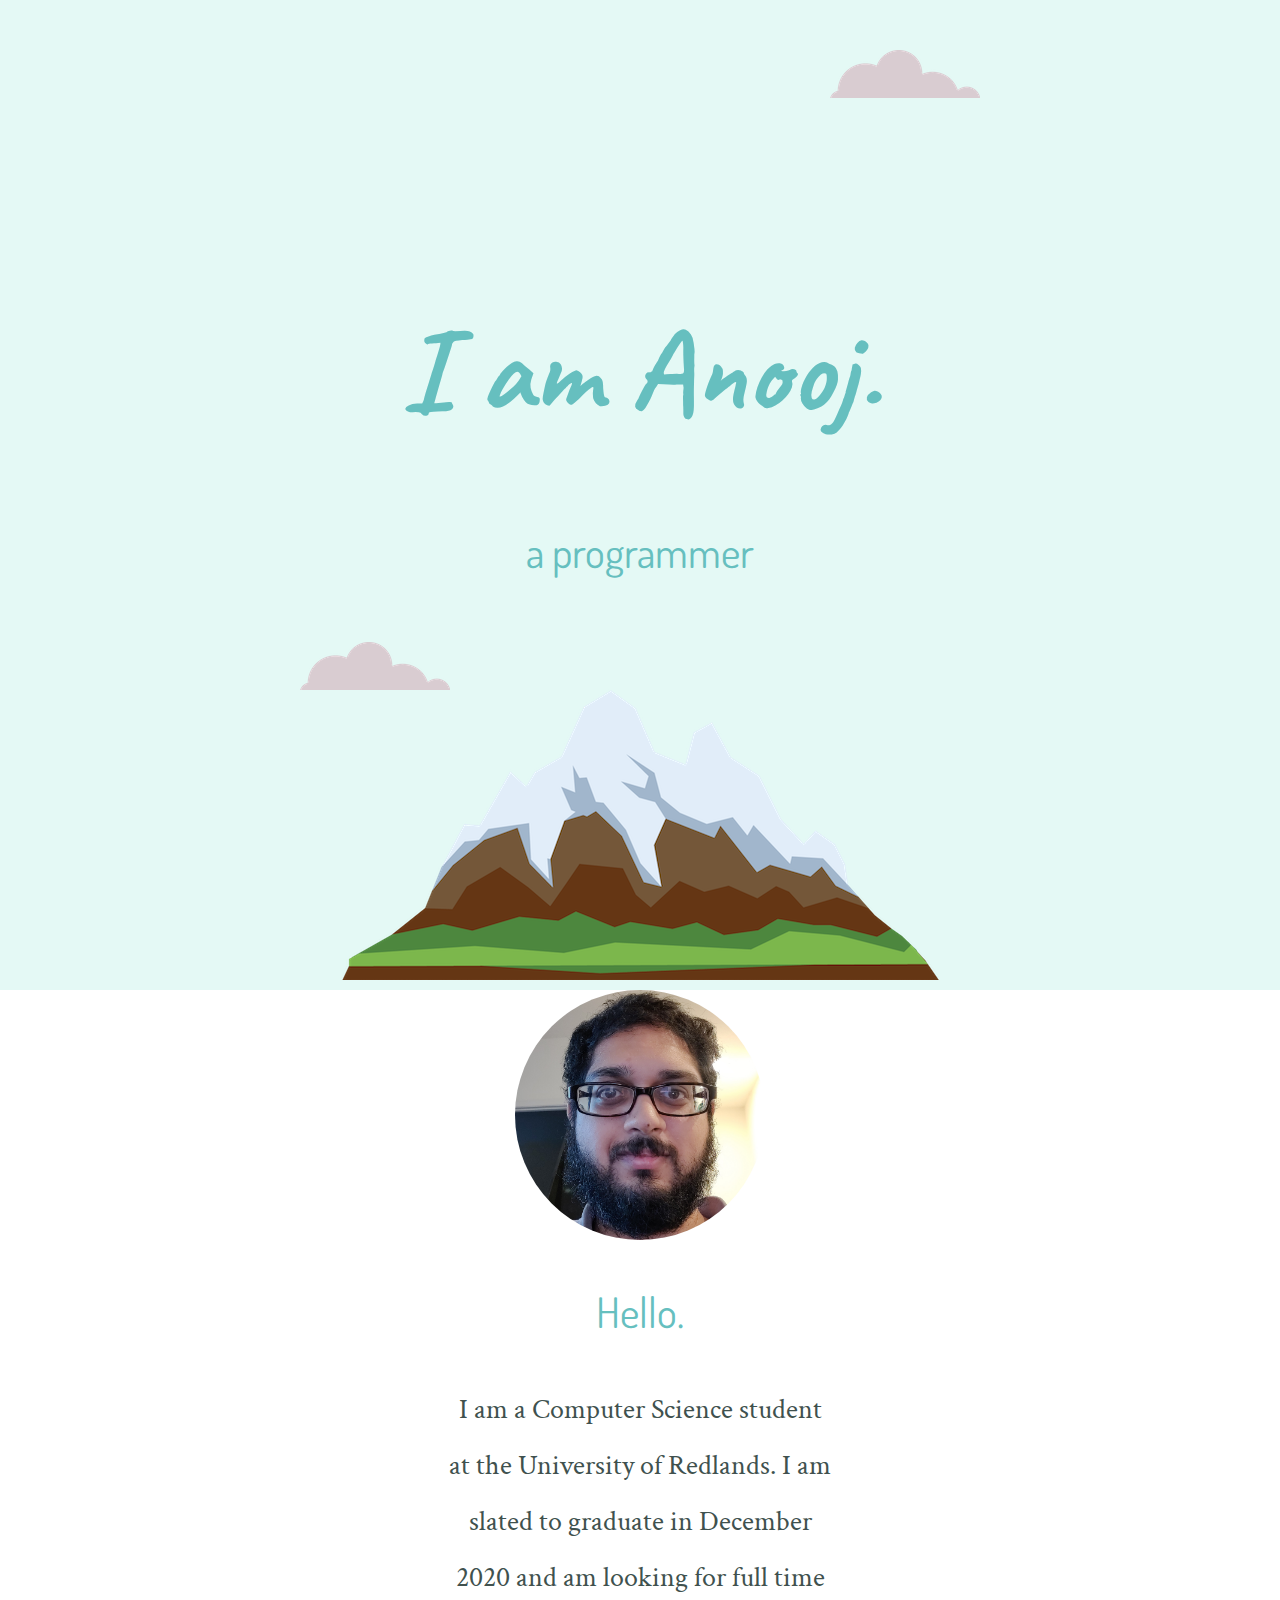
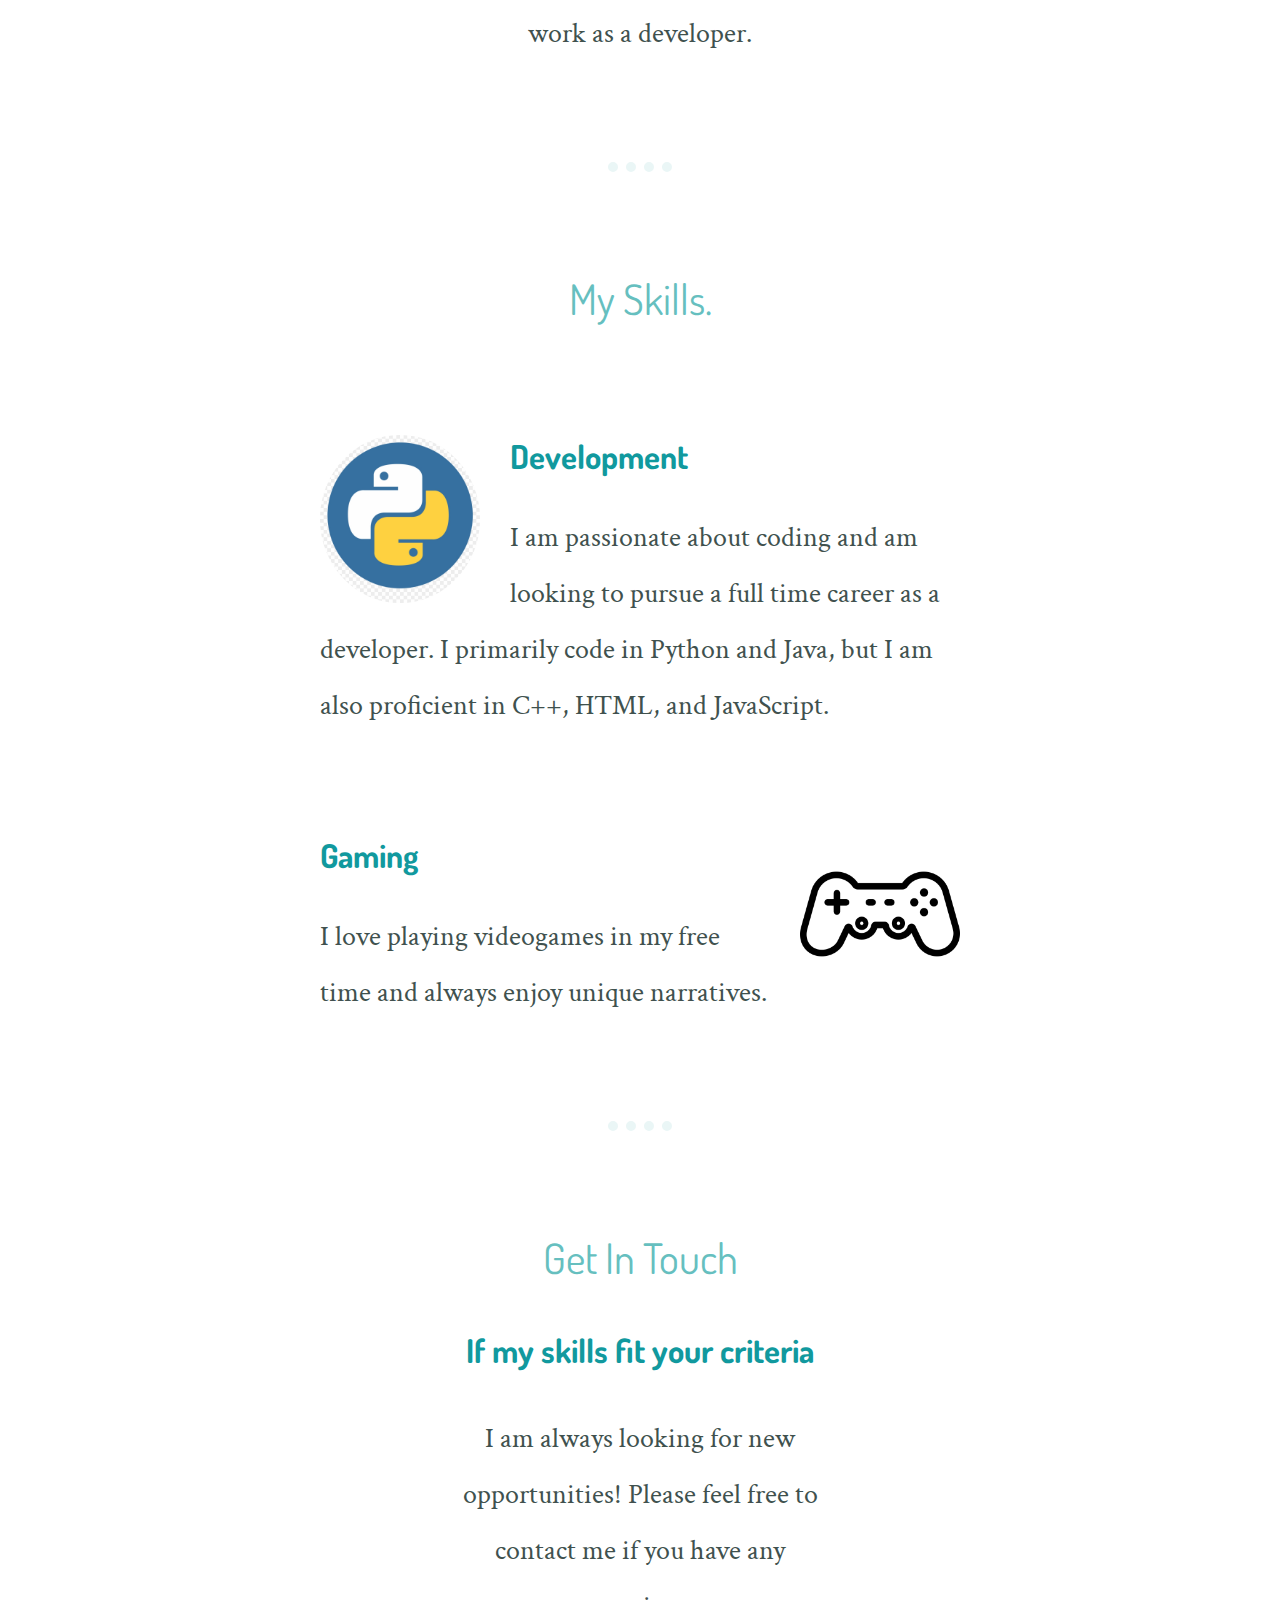
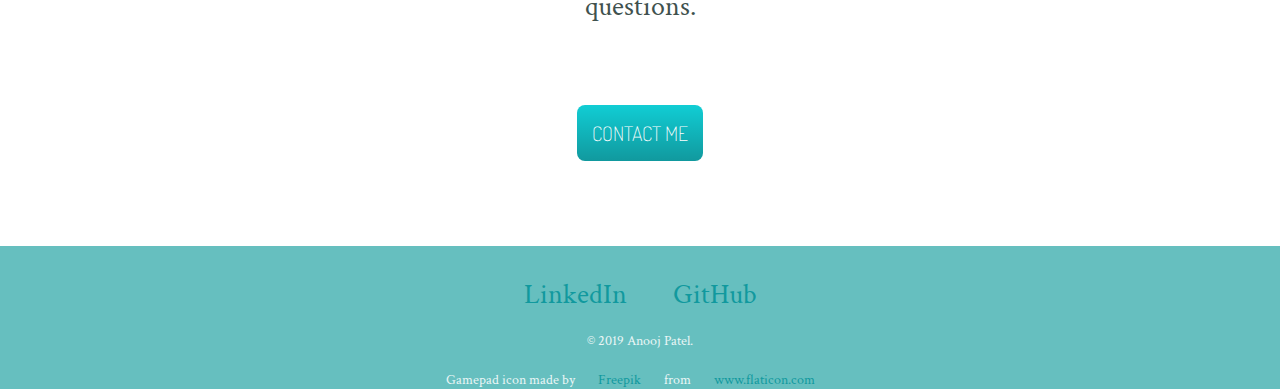
<file: index.html>
<!DOCTYPE html>
<html lang="en" dir="ltr">
  <head>
    <meta charset="utf-8">
    <title>Anooj Patel</title>
    <link rel="stylesheet" href="css/style.css">
    <link href="https://fonts.googleapis.com/css?family=Caveat|Crimson+Text|Dosis&display=swap" rel="stylesheet">
  </head>
  <body>
    <div class="top-container">
      <img class="top-cloud" src="img/cloud.png" alt="a cloud">
      <h1>I am Anooj.</h1>
      <h2>a programmer</h2>
      <img class="bottom-cloud" src="img/cloud.png" alt="a cloud">
      <img src="img/mountain.png" alt="a mountain">
    </div>
    <div class="middle-container">
      <div class="profile">
        <img src="img\Anooj-1.jpg" class="selfie" alt="">
        <h2>Hello.</h2>
        <p class="intro">I am a Computer Science student at the University of Redlands. I am slated to graduate in December 2020 and am looking for full time work as a developer.</p>
      </div>
      <hr>
      <div class="skills">
        <h2>My Skills.</h2>
        <div class="skill-row">
          <img class="icon" src="img/py.png" alt="">
          <h3>Development</h3>
          <p>I am passionate about coding and am looking to pursue a full time career as a developer. I primarily code in Python and Java, but I am also proficient in C++, HTML, and JavaScript.</p>
        </div>
        <div class="skill-row">
          <img class="gamepad" src="img/gamepad.png" alt="gamepad icon from flaticon.com">
          <h3>Gaming</h3>
          <p>I love playing videogames in my free time and always enjoy unique narratives.</p>
        </div>
      </div>
      <hr>
      <div class="contact-me">
        <h2>Get In Touch</h2>
        <h3>If my skills fit your criteria</h3>
        <p class="contact-msg">I am always looking for new opportunities! Please feel free to contact me if you have any questions.</p>
        <a class="btn" href="mailto:anooj.r.patel@gmail.com">CONTACT ME</a>
      </div>
    </div>


    <div class="bottom-container">
      <a class="footer-link" href="https://www.linkedin.com/in/anooj-patel-53a62a113">LinkedIn</a>
      <a class="footer-link" href="https://github.com/Gravuun">GitHub</a>
      <p class="credit">© 2019 Anooj Patel.</p>
      <div class="credit">Gamepad icon made by <a href="https://www.flaticon.com/authors/freepik" title="Freepik">Freepik</a> from <a href="https://www.flaticon.com/" title="Flaticon">www.flaticon.com</a></div>
    </div>
  </body>
</html>
</file>
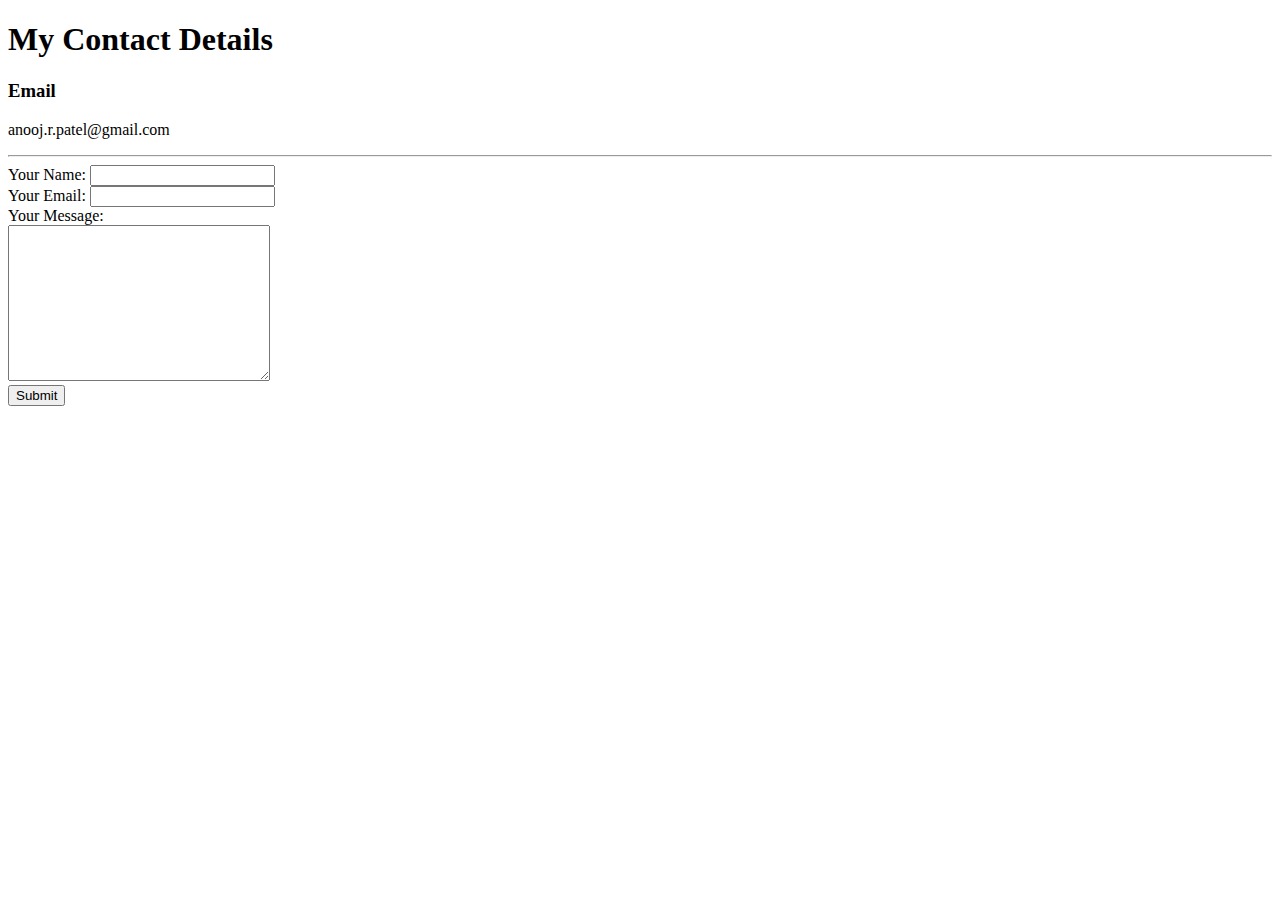
<file: contact.html>
<!DOCTYPE html>
<html lang="en" dir="ltr">

<head>
  <meta charset="utf-8">
  <title>Contact Anooj</title>
</head>

<body>
  <h1>My Contact Details</h1>
  <h3>Email</h3>
  <p>anooj.r.patel@gmail.com</p>
  <hr>
  <form action="mailto:anooj.r.patel@gmail.com" method="post" enctype="text/plain">
    <label>Your Name:</label>
    <input type="text" name="yourName" value="">
    <br>
    <label>Your Email:</label>
    <input type="email" name="yourEmail" value="">
    <br>
    <label>Your Message:</label>
    <br>
    <textarea name="yourMessage" rows="10" cols="30"></textarea>
    <br>
    <input type="submit" name="">
  </form>
</body>

</html>
</file>
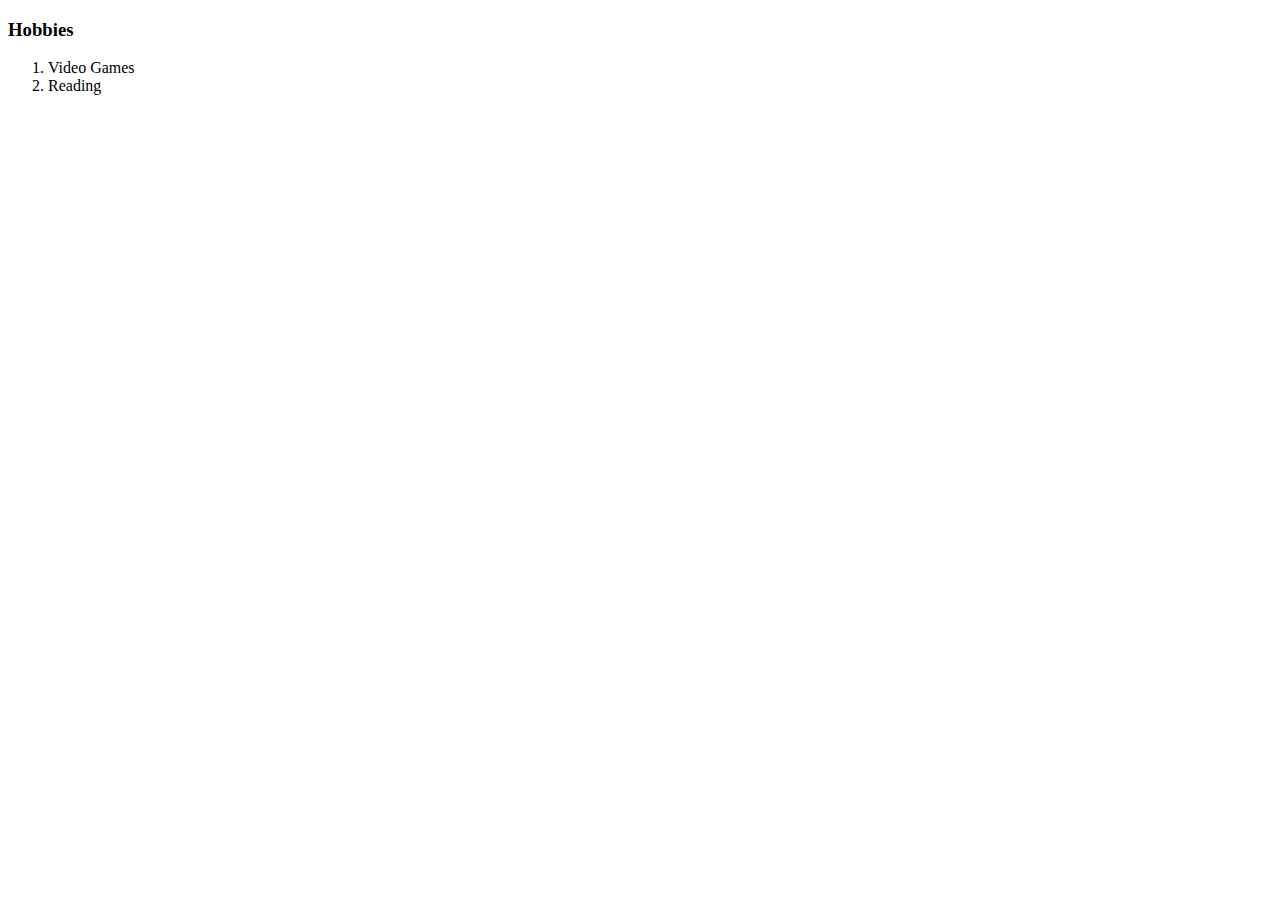
<file: hobbies.html>
<!DOCTYPE html>
<html lang="en" dir="ltr">
  <head>
    <meta charset="utf-8">
    <title>Anooj's Hobbies</title>
  </head>
  <body>
    <h3>Hobbies</h3>
    <ol>
      <li>Video Games</li>
      <li>Reading</li>
    </ol>
  </body>
</html>
</file>
<file: css/style.css>
/*
font-family: 'Dosis', sans-serif;
font-family: 'Crimson Text', serif;
font-family: 'Caveat', cursive;
*/

a {
  color: #11999E;
  font-family: 'Crimson Text', serif;
  margin: 10px 20px;
  text-decoration: none;
}

a:hover {
  color: #EAF6F6;
}

body {
  color: #40514E;
  margin: 0;
  text-align: center;
  font-family: 'Crimson Text', serif;
  font-size: 1.75em;
}

h1 {
  color: #66BFBF;
  margin: 150px auto 0 auto;
  font-family: 'Caveat', cursive;
  font-size: 7.5rem;
  /*
    16px = 100% = 1em
    em is inherited, so if the body had a font-size of 2em, the h1 would be
    equivaleent to 10em.
    rem ignores inheritence and changes against 1 em
  */
  line-height: 2;
}

h2 {
  color: #66BFBF;
  font-family: 'Dosis', sans-serif;
  font-weight: normal;
  padding-bottom: 10px;
}

h3 {
  color: #11999E;
  font-family: 'Dosis', sans-serif;
}

hr {
  border-color: #EAF6F6;
  border-style: dotted none none none;
  border-width: 10px;
  margin: 100px auto;
  width: 5%;
}

p {
    line-height: 2;
}

.bottom-cloud {
  position: absolute;
  left: 300px;
  bottom: 300px;
}

.bottom-container {
  background-color: #66BFBF;
  margin: 75px auto 0;
  padding-top: 30px;
}

.btn {
   background: #11CDD4;
   background-image: -webkit-linear-gradient(top, #11CDD4, #11999E);
   background-image: -moz-linear-gradient(top, #11CDD4, #11999E);
   background-image: -ms-linear-gradient(top, #11CDD4, #11999E);
   background-image: -o-linear-gradient(top, #11CDD4, #11999E);
   background-image: linear-gradient(to bottom, #11CDD4, #11999E);
   -webkit-border-radius: 8px;
   -moz-border-radius: 8px;
   border-radius: 8px;
   color: #FFFFFF;
   font-family: 'Dosis', sans-serif;
   font-size: 20px;
   font-weight: 100;
   padding: 15px;
   text-decoration: none;
   display: inline-block;
   cursor: pointer;
}

.btn:hover {
   background: #30E3CB;
   background-image: -webkit-linear-gradient(top, #30E3CB, #2BC4AD);
   background-image: -moz-linear-gradient(top, #30E3CB, #2BC4AD);
   background-image: -ms-linear-gradient(top, #30E3CB, #2BC4AD);
   background-image: -o-linear-gradient(top, #30E3CB, #2BC4AD);
   background-image: linear-gradient(to bottom, #30E3CB, #2BC4AD);
   text-decoration: none;
}

.contact-msg {
  width: 30%;
  margin: 40px auto 60px;
}

.credit {
  color: #EAF6F6;
  font-size: 0.9rem;
}

.gamepad {
  width: 25%;
  float: right;
  margin-left: 30px;
}

.icon {
  border-radius: 100%;
  width: 25%;
  float: left;
  margin-right: 30px;
}

.intro {
  width: 30%;
  margin: auto;
}

.selfie {
  border-radius: 100%;
  width: 250px;
}

.skill-row {
  margin: 100px auto;
  text-align: left;
  width: 50%;
}

.top-cloud {
  position: absolute;
  right: 300px;
  top: 50px;
}

.top-container {
  background-color: #E4F9F5;
  position: relative;
  padding-top: 100px;
}
</file>
